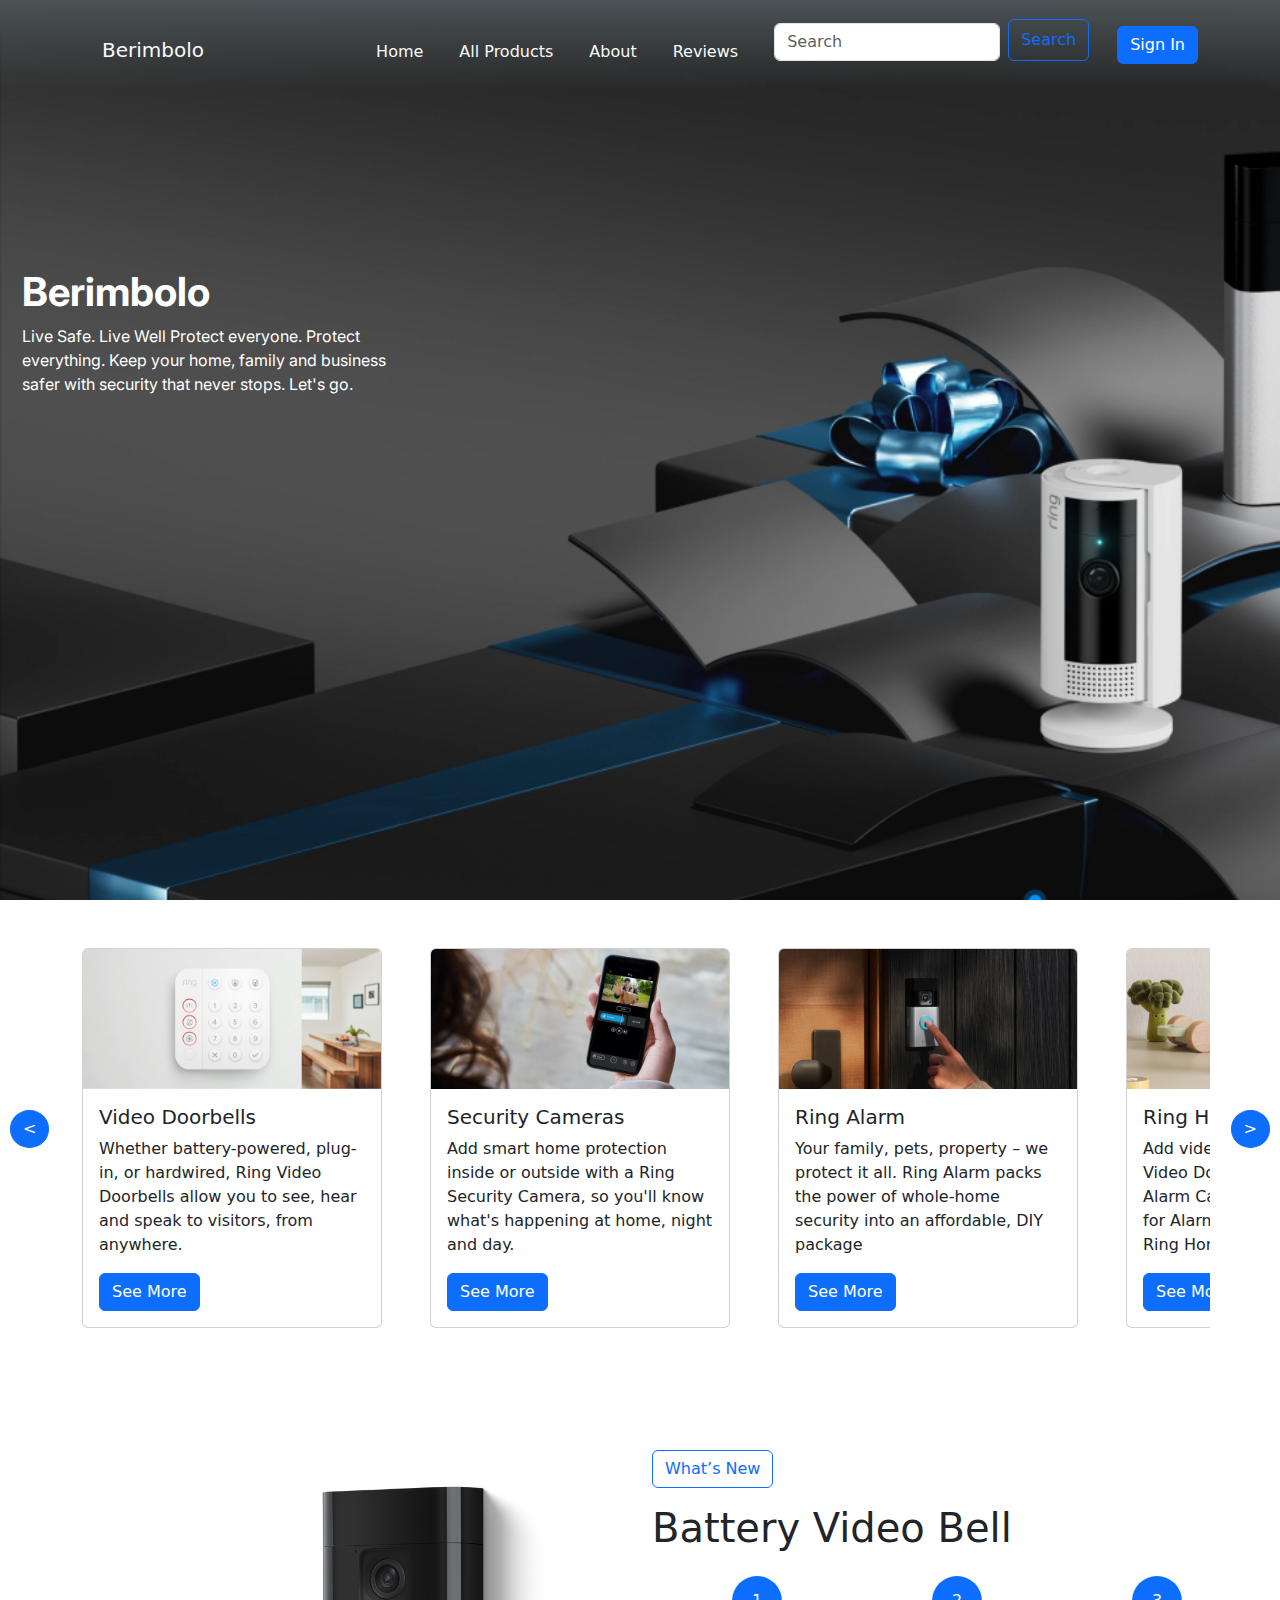
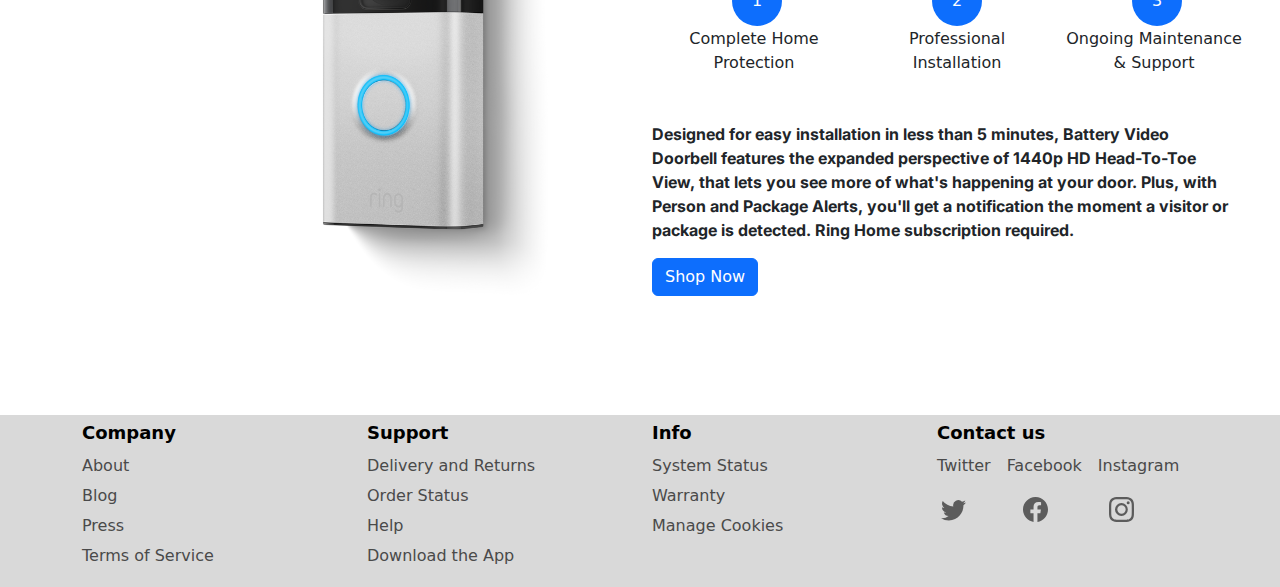
<file: index.html>
<!DOCTYPE html>
<html lang="en">

<head>
    <meta charset="UTF-8">
    <meta name="viewport" content="width=device-width, initial-scale=1.0">
    <link href='https://fonts.googleapis.com/css?family=Inter' rel='stylesheet'>
    <link rel="stylesheet" href="css/bootstrap.min.css">
    <link rel="stylesheet" href="css/style.css">
    <title>Document</title>
</head>

<body>
    <header class="">
        <nav class="navbar navbar-expand-lg  ">
            <div class="container">
                <a class="navbar-brand text-light" href="/index.html">Berimbolo</a>
                <button class="navbar-toggler" type="button" data-bs-toggle="collapse"
                    data-bs-target="#navbarSupportedContent" aria-controls="navbarSupportedContent"
                    aria-expanded="false" aria-label="Toggle navigation">
                    <span class="navbar-toggler-icon"></span>
                </button>
                <div class="collapse navbar-collapse item" id="navbarSupportedContent">
                    <ul class="navbar-nav m-auto mb-2 mb-lg-0">
                        <li class="nav-item">
                            <a class="nav-link active text-light" aria-current="page" href="./index.html">Home</a>
                        </li>
                        <li class="nav-item">
                            <a class="nav-link text-light" href="AllPRoducts.html">All Products</a>
                        </li>
                        <li class="nav-item">
                            <a class="nav-link text-light" href="./About.html">About</a>
                        </li>
                        <li class="nav-item">
                            <a class="nav-link text-light" href="./Reviews.HTML">Reviews</a>
                        </li>
                    </ul>
                    <form class="d-flex" role="search">
                        <input class="form-control mt-1 me-2" type="search" placeholder="Search" aria-label="Search">
                        <button class="btn btn-outline-primary" type="submit">Search</button>
                    </form>
                    <!-- Button trigger modal -->
                    <a href="/SignIn.Html">
                    <button type="button" class="btn btn-primary  my-2 ms-md-2"
                        >
                        Sign In
                    </button>
                    </a>
                    
                </div>
            </div>
        </nav>
        <div class="container-fluid">

            <div class="row">
                <div class="introduction col-4  " id="ahmed">
                    <h1>Berimbolo</h1>
                    <p>Live Safe. Live Well Protect everyone. Protect everything. Keep your home, family and business
                        safer with security that never stops. Let's go.</p>
                </div>
            </div>
        </div>
    </header>
    <section class="shop">
        <div class="mt-5 ">
            <div class="products d-flex gap-5 container">
                <div class="card" style="width: 18rem;">
                    <img src="./image/1.jpg" class="card-img-top" alt="...">
                    <div class="card-body">
                        <h5 class="card-title">Video Doorbells</h5>
                        <p class="card-text">Whether battery-powered, plug-in, or hardwired, Ring Video Doorbells allow
                            you
                            to see, hear and speak to visitors, from anywhere.</p>
                        <a href="#" class="btn btn-primary">See More</a>
                    </div>
                </div>
                <div class="card" style="width: 18rem;">
                    <img src="./image/2.jpg" class="card-img-top" alt="...">
                    <div class="card-body">
                        <h5 class="card-title">Security Cameras </h5>
                        <p class="card-text">Add smart home protection inside or outside with a Ring Security Camera, so
                            you'll know what's happening at home, night and day.</p>
                        <a href="#" class="btn btn-primary">See More</a>
                    </div>
                </div>
                <div class="card" style="width: 18rem;">
                    <img src="./image/3.jpg" class="card-img-top" alt="...">
                    <div class="card-body">
                        <h5 class="card-title">Ring Alarm</h5>
                        <p class="card-text">Your family, pets, property – we protect it all. Ring Alarm packs the power
                            of
                            whole-home security into an affordable, DIY package</p>
                        <a href="#" class="btn btn-primary">See More</a>
                    </div>
                </div>
                <div class="card" style="width: 18rem;">
                    <img src="./image/4.png" class="card-img-top" alt="...">
                    <div class="card-body">
                        <h5 class="card-title">Ring Home</h5>
                        <p class="card-text">Add video recording for your Video Doorbells and Cameras, Alarm Calls and
                            Cellular Backup for Alarm and much more with a Ring Home Plan.</p>
                        <a href="#" class="btn btn-primary">See More</a>
                    </div>
                </div>
            </div>
        </div>
        </div>

        <button class="left btn btn-primary rounded-circle" onclick="left()"> < </button>
        <button class="right btn btn-primary rounded-circle" onclick="right()"> > </button>
    </section>


    <section class="p-5 new">
        <div class="row">
            <div class="col-md-6">
                <img id="image" src="./image/ring_homepage_new_batteryvideodoorbellpro_1440x960_2x_1_1200x.png" alt="">
            </div>
            <div class="col-md-6">
                <button style="cursor: default;" type="button" class="btn btn-outline-primary">What’s New</button>
                <h1 class="my-3 mb-4">Battery Video Bell</h1>
                <div class="d-flex advantegs justify-content-evenly">
                    <div class="first rounded-circle bg-primary text-center ">
                        <p style="color: white;" class="number">1</p>
                        <p class="paraa">Complete Home Protection</p>
                    </div>
                    <div class="first rounded-circle bg-primary text-center ">
                        <p style="color: white;" class="number">2</p>
                        <p class="paraa2">Professional Installation</p>

                    </div>
                    <div class="first rounded-circle bg-primary text-center  ">
                        <p style="color: white;" class="number">3</p>
                        <p class="paraa">Ongoing Maintenance & Support</p>
                    </div>
                </div>
                <p class="discreption mt-5 pt-5">Designed for easy installation in less than 5 minutes, Battery Video
                    Doorbell
                    features the expanded perspective of 1440p HD Head-To-Toe View, that lets you see more of what's
                    happening at your door. Plus, with Person and Package Alerts, you'll get a notification the moment a
                    visitor or package is detected. Ring Home subscription required.</p>
                <button type="button" class="btn btn-primary">Shop Now</button>

            </div>
        </div>
    </section>
    <footer class="footer mt-auto">
        <div class="container">
            <div class="row">
                <div class="col-md-3">
                    <h5>Company</h5>
                    <ul class="list-unstyled">
                        <li><a href="">About</a></li>
                        <li><a href="">Blog</a></li>
                        <li><a href="">Press</a></li>
                        <li><a href="">Terms of Service</a></li>
                    </ul>
                </div>
                <div class="col-md-3">
                    <h5>Support</h5>
                    <ul class="list-unstyled">
                        <li><a href="">Delivery and Returns</a></li>
                        <li><a href="">Order Status</a></li>
                        <li><a href="">Help</a></li>
                        <li><a href="">Download the App</a></li>
                    </ul>
                </div>
                <div class="col-md-3">
                    <h5>Info</h5>
                    <ul class="list-unstyled">
                        <li><a href="">System Status</a></li>
                        <li><a href="">Warranty</a></li>
                        <li><a href="">Manage Cookies</a></li>
                    </ul>
                </div>
                <div class="col-md-3">
                    <h5>Contact us</h5>
                    <ul class="list-unstyled d-flex gap-3">
                        <li><a href="https://twitter.com/?lang=ar">Twitter</a></li>
                        <li><a href="https://www.facebook.com/">Facebook</a></li>
                        <li><a href="https://www.instagram.com/">Instagram</a></li>
                    </ul>
                    <svg xmlns="http://www.w3.org/2000/svg" width="25" height="25" fill="rgb(92, 92, 92)"
                        class="mx-1 bi bi-twitter" viewBox="0 0 16 16">
                        <path
                            d="M5.026 15c6.038 0 9.341-5.003 9.341-9.334q.002-.211-.006-.422A6.7 6.7 0 0 0 16 3.542a6.7 6.7 0 0 1-1.889.518 3.3 3.3 0 0 0 1.447-1.817 6.5 6.5 0 0 1-2.087.793A3.286 3.286 0 0 0 7.875 6.03a9.32 9.32 0 0 1-6.767-3.429 3.29 3.29 0 0 0 1.018 4.382A3.3 3.3 0 0 1 .64 6.575v.045a3.29 3.29 0 0 0 2.632 3.218 3.2 3.2 0 0 1-.865.115 3 3 0 0 1-.614-.057 3.28 3.28 0 0 0 3.067 2.277A6.6 6.6 0 0 1 .78 13.58a6 6 0 0 1-.78-.045A9.34 9.34 0 0 0 5.026 15" />
                    </svg>
                    <svg xmlns="http://www.w3.org/2000/svg" width="25" height="25" fill="rgb(92, 92, 92)"
                        class="mx-5 bi bi-facebook" viewBox="0 0 16 16">
                        <path
                            d="M16 8.049c0-4.446-3.582-8.05-8-8.05C3.58 0-.002 3.603-.002 8.05c0 4.017 2.926 7.347 6.75 7.951v-5.625h-2.03V8.05H6.75V6.275c0-2.017 1.195-3.131 3.022-3.131.876 0 1.791.157 1.791.157v1.98h-1.009c-.993 0-1.303.621-1.303 1.258v1.51h2.218l-.354 2.326H9.25V16c3.824-.604 6.75-3.934 6.75-7.951" />
                    </svg>
                    <svg xmlns="http://www.w3.org/2000/svg" width="25" height="25" fill="rgb(92, 92, 92)"
                        class="mx-2 bi bi-instagram" viewBox="0 0 16 16">
                        <path
                            d="M8 0C5.829 0 5.556.01 4.703.048 3.85.088 3.269.222 2.76.42a3.9 3.9 0 0 0-1.417.923A3.9 3.9 0 0 0 .42 2.76C.222 3.268.087 3.85.048 4.7.01 5.555 0 5.827 0 8.001c0 2.172.01 2.444.048 3.297.04.852.174 1.433.372 1.942.205.526.478.972.923 1.417.444.445.89.719 1.416.923.51.198 1.09.333 1.942.372C5.555 15.99 5.827 16 8 16s2.444-.01 3.298-.048c.851-.04 1.434-.174 1.943-.372a3.9 3.9 0 0 0 1.416-.923c.445-.445.718-.891.923-1.417.197-.509.332-1.09.372-1.942C15.99 10.445 16 10.173 16 8s-.01-2.445-.048-3.299c-.04-.851-.175-1.433-.372-1.941a3.9 3.9 0 0 0-.923-1.417A3.9 3.9 0 0 0 13.24.42c-.51-.198-1.092-.333-1.943-.372C10.443.01 10.172 0 7.998 0zm-.717 1.442h.718c2.136 0 2.389.007 3.232.046.78.035 1.204.166 1.486.275.373.145.64.319.92.599s.453.546.598.92c.11.281.24.705.275 1.485.039.843.047 1.096.047 3.231s-.008 2.389-.047 3.232c-.035.78-.166 1.203-.275 1.485a2.5 2.5 0 0 1-.599.919c-.28.28-.546.453-.92.598-.28.11-.704.24-1.485.276-.843.038-1.096.047-3.232.047s-2.39-.009-3.233-.047c-.78-.036-1.203-.166-1.485-.276a2.5 2.5 0 0 1-.92-.598 2.5 2.5 0 0 1-.6-.92c-.109-.281-.24-.705-.275-1.485-.038-.843-.046-1.096-.046-3.233s.008-2.388.046-3.231c.036-.78.166-1.204.276-1.486.145-.373.319-.64.599-.92s.546-.453.92-.598c.282-.11.705-.24 1.485-.276.738-.034 1.024-.044 2.515-.045zm4.988 1.328a.96.96 0 1 0 0 1.92.96.96 0 0 0 0-1.92m-4.27 1.122a4.109 4.109 0 1 0 0 8.217 4.109 4.109 0 0 0 0-8.217m0 1.441a2.667 2.667 0 1 1 0 5.334 2.667 2.667 0 0 1 0-5.334" />
                    </svg>
                </div>
            </div>
        </div>
    </footer>


    <script src="./js/bootstrap.min.js"></script>
    <script src="./js/script.js"></script>
</body>

</html>
</file>
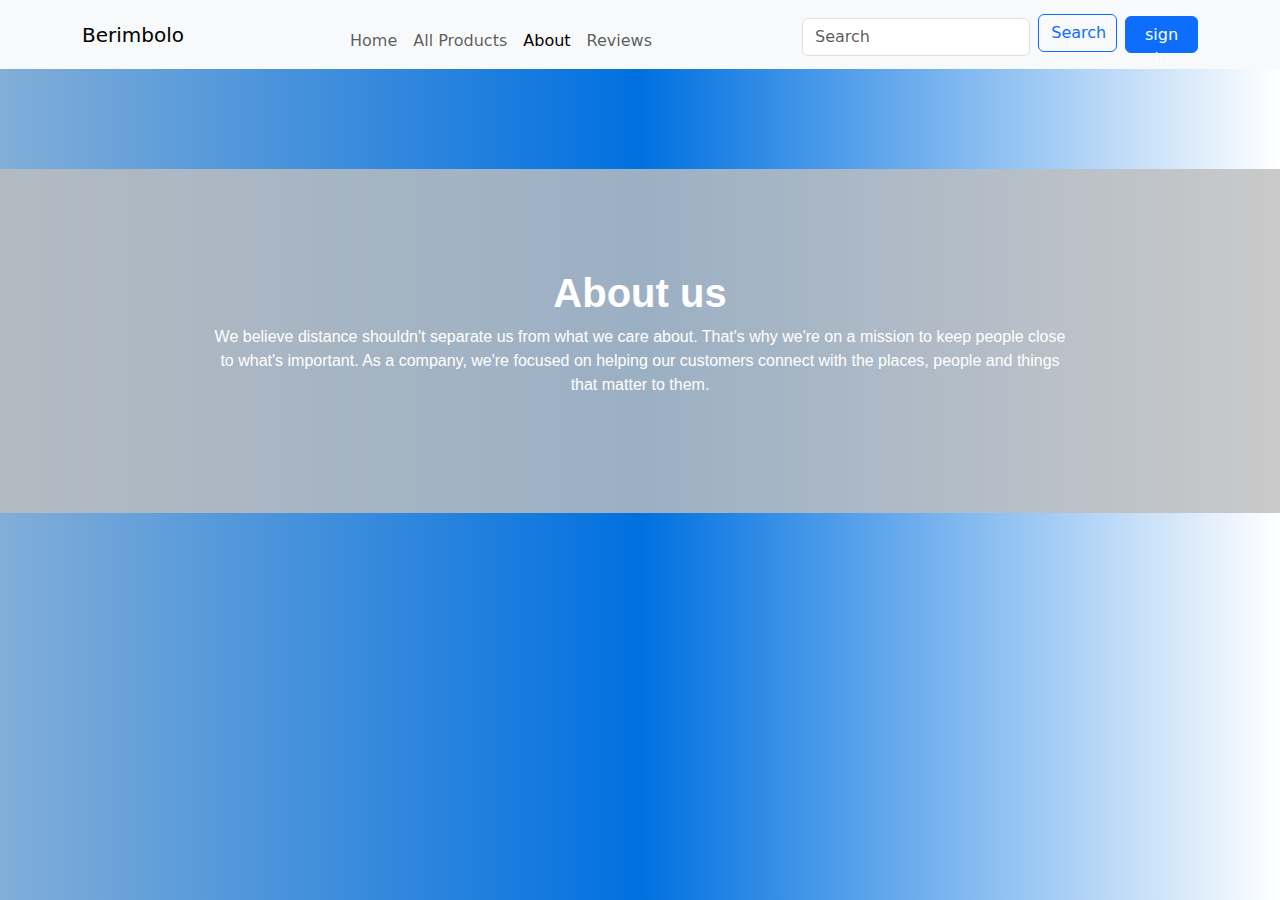
<file: About.html>
<!DOCTYPE html>
<html lang="en">
<head>
    <meta charset="UTF-8">
    <meta name="viewport" content="width=device-width, initial-scale=1.0">
    <title>Document</title>
    <link rel="stylesheet" href="css/bootstrap.min.css">
    <link href='https://fonts.googleapis.com/css?family=Inter' rel='stylesheet'>
</head>
<body>
    <style>
    .sign {
    width: 73px;
    height: 37px;
    }
    section{
        width: 100%;
        text-align: center;
        background-color: rgba(189, 189, 189, 0.822);
        margin-top:100px ;
        color: white;
        font-family: sans-serif;
        padding: 100px;
    }
    section h1 {
        font-family: "arial";
        font-weight: bold;
    }
    section p{
        width: 855px;
    }
    body{
        background:linear-gradient(to right , rgb(130, 174, 216),rgb(0, 112, 224),rgb(255, 255, 255)) ;
    }
    @media (max-width:768px) {
        section p{
            width: 400px;
        }
        
    }
    @media (max-width:425px) {
        section p{
            width: 300px;
            font-size: 15px;
            margin-left: -40px;
        }
        section{
            height: 364px;
        }
        
    }
    @media (max-width:320px) {
        section p{
            width: 281px;
            height: 100px;
            font-size: 13px;
            margin-left: -77px;
        }
        section{
            height: 364px;
        }
        
    }
    </style>
    <nav class="navbar navbar-expand-lg bg-body-tertiary ">
        <div class="container">
            <a class="navbar-brand  ext-light" href="/index.html">Berimbolo</a>
            <button class="navbar-toggler" type="button" data-bs-toggle="collapse"
                data-bs-target="#navbarSupportedContent" aria-controls="navbarSupportedContent"
                aria-expanded="false" aria-label="Toggle navigation">
                <span class="navbar-toggler-icon"></span>
            </button>
            <div class="collapse navbar-collapse item" id="navbarSupportedContent">
                <ul class="navbar-nav m-auto mb-2 mb-lg-0">
                    <li class="nav-item">
                        <a class="nav-link  ext-light" aria-current="page" href="./index.html">Home</a>
                    </li>
                    <li class="nav-item">
                        <a class="nav-link ext-light " href="AllPRoducts.html">All Products</a>
                    </li>
                    <li class="nav-item">
                        <a class="nav-link active ext-light" href="./About.html">About</a>
                    </li>
                    <li class="nav-item">
                        <a class="nav-link  ext-light" href="./Reviews.HTML">Reviews</a>
                    </li>
                </ul>
                <form class="d-flex" role="search">
                    <input class="form-control mt-1 me-2" type="search" placeholder="Search" aria-label="Search">
                    <button class="h-25 w-25  btn btn-outline-primary" type="submit">Search</button>
                </form>
                <!-- Button trigger modal -->
                <a href="/SignIn.Html">
                <button type="button" class="sign btn btn-primary  my-2 ms-md-2"
                    >
                    sign in
                </button>
                </a>
  
                <!-- Modal -->
                <div class="modal fade" id="staticBackdrop" data-bs-backdrop="static" data-bs-keyboard="false"
                    tabindex="-1" aria-labelledby="staticBackdropLabel" aria-hidden="true">
                    <div class="modal-dialog">
                        <div class="modal-content">
                            <div class="modal-header">
                                <h1 class="modal-title text-black" id="staticBackdropLabel">log in</h1>
                                <button type="button" class="btn-close" data-bs-dismiss="modal"
                                    aria-label="Close"></button>
                            </div>
                            <div class="modal-body">
                                <input class="form-control" type="email" placeholder="Enter email">
                                <input class="form-control" type="password" placeholder="enter password">
                            </div>
                            <div class="modal-footer">
                                <button type="button" class="btn btn-secondary"
                                    data-bs-dismiss="modal">Close</button>
                                <button type="button" class="btn btn-primary" data-bs-dismiss="modal">Log
                                    in</button>
                            </div>
                        </div>
                    </div>
                </div>
            </div>
        </div>
    </nav>
    <section>
        <h1>About us</h1>
        <center>
        <p>We believe distance shouldn't separate us from what we care about. That's why we're on a mission to keep people close to what's important. As a company, we're focused on helping our customers connect with the places, people and things that matter to them.</p>
    </center>
    </section>

    <script src="./js/script.js"></script>
    <script src="./js/bootstrap.min.js"></script>
</body>
</html>
</file>
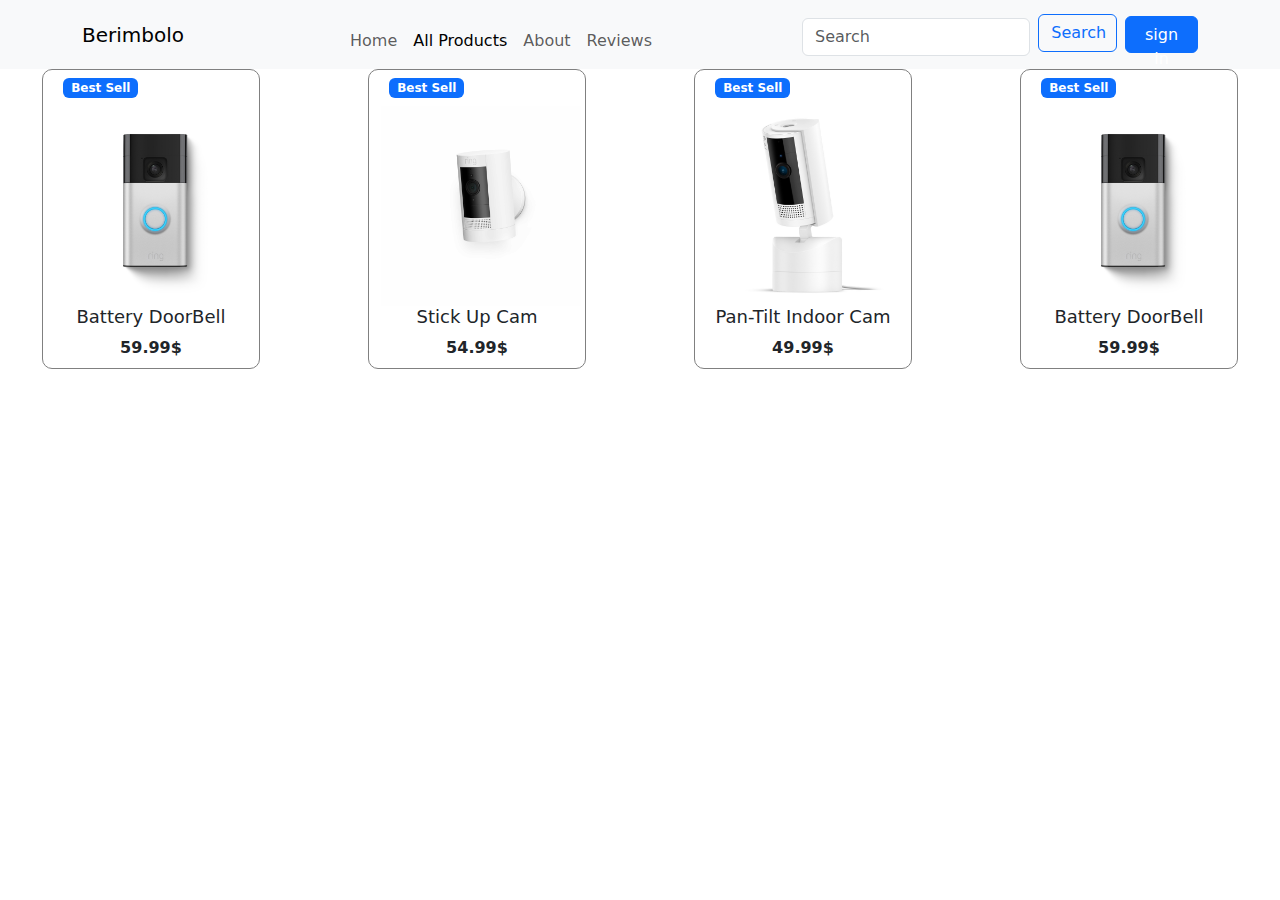
<file: AllPRoducts.html>
<!DOCTYPE html>
<html lang="en">
<head>
    <meta charset="UTF-8">
    <meta name="viewport" content="width=device-width, initial-scale=1.0">
    <title>Document</title>
    <link rel="stylesheet" href="css/bootstrap.min.css">
    <link href='https://fonts.googleapis.com/css?family=Inter' rel='stylesheet'>
</head>
<style>
    section div{
        width: 250px;
        height: 300px;
        border: 1px solid gray;
        border-radius: 10px;
       

    }
    button{
        width: 10px;
        height: 9px;
    }
    p{
        font-weight: bold;
        text-align: center;
    }
    section{
     display: flex;
     justify-content: space-around;   
    }
    h1{
        font-size: large;
        text-align: center;
    }
    img{
        width: 200px;
    }
    .sign {
    width: 73px;
    height: 37px;
    }
</style>
<body>
    <nav class="navbar navbar-expand-lg bg-body-tertiary ">
        <div class="container">
            <a class="navbar-brand  ext-light" href="./index.html">Berimbolo</a>
            <button class="navbar-toggler" type="button" data-bs-toggle="collapse"
                data-bs-target="#navbarSupportedContent" aria-controls="navbarSupportedContent"
                aria-expanded="false" aria-label="Toggle navigation">
                <span class="navbar-toggler-icon"></span>
            </button>
            <div class="collapse navbar-collapse item" id="navbarSupportedContent">
                <ul class="navbar-nav m-auto mb-2 mb-lg-0">
                    <li class="nav-item">
                        <a class="nav-link  ext-light" aria-current="page" href="./index.html">Home</a>
                    </li>
                    <li class="nav-item">
                        <a class="nav-link ext-light active " href="AllPRoducts.html">All Products</a>
                    </li>
                    <li class="nav-item">
                        <a class="nav-link ext-light" href="./About.html">About</a>
                    </li>
                    <li class="nav-item">
                        <a class="nav-link ext-light" href="./Reviews.HTML">Reviews</a>
                    </li>
                </ul>
                <form class="d-flex" role="search">
                    <input class="form-control mt-1 me-2" type="search" placeholder="Search" aria-label="Search">
                    <button class="h-25 w-25  btn btn-outline-primary" type="submit">Search</button>
                </form>
                <!-- Button trigger modal -->
                <a href="/SignIn.Html">
                <button type="button" class="sign btn btn-primary  my-2 ms-md-2"
                    >
                    sign in
                </button>
                </a>

                <!-- Modal -->
                <div class="modal fade" id="staticBackdrop" data-bs-backdrop="static" data-bs-keyboard="false"
                    tabindex="-1" aria-labelledby="staticBackdropLabel" aria-hidden="true">
                    <div class="modal-dialog">
                        <div class="modal-content">
                            <div class="modal-header">
                                <h1 class="modal-title text-black" id="staticBackdropLabel">log in</h1>
                                <button type="button" class="btn-close" data-bs-dismiss="modal"
                                    aria-label="Close"></button>
                            </div>
                            <div class="modal-body">
                                <input class="form-control" type="email" placeholder="Enter email">
                                <input class="form-control" type="password" placeholder="enter password">
                            </div>
                            <div class="modal-footer">
                                <button type="button" class="btn btn-secondary"
                                    data-bs-dismiss="modal">Close</button>
                                <button type="button" class="btn btn-primary" data-bs-dismiss="modal">Log
                                    in</button>
                            </div>
                        </div>
                    </div>
                </div>
            </div>
        </div>
    </nav>
    
    <section class="row">
    <div class="col-sm-6 col-md-2 mx-1">
        <span class="badge text-bg-primary m-2">Best Sell</span>
        <img src="./image/ring_battery_doorbell_satin_nickel_1500x1500.jpg" alt="">
        <h1>Battery DoorBell</h1>
        <p>59.99$</p>
    </div>
    <div class="col-sm-6 col-md-2 mx-1">
        <span class="badge text-bg-primary m-2">Best Sell</span>
        <img src="./image/variant-31968080494681.jpg" alt="">
        <h1>Stick Up Cam</h1>
        <p>54.99$</p>
    </div>
    <div class="col-sm-6 col-md-2 mx-1">
        <span class="badge text-bg-primary m-2">Best Sell</span>
        <img src="./image/ring_pantilt_indoor_cam_white_1500x1500.jpg" alt="">
        <h1>Pan-Tilt Indoor Cam</h1>
        <p>49.99$</p>
    </div>
    <div class="col-sm-6 col-md-2 mx-1">
        <span class="badge text-bg-primary m-2">Best Sell</span>
        <img src="./image/ring_battery_doorbell_satin_nickel_1500x1500.jpg" alt="">
        <h1>Battery DoorBell</h1>
        <p>59.99$</p>
    </div>
    </section>
    <script src="./js/script.js"></script>
    <script src="./js/bootstrap.min.js"></script>
</body>
</html>
</file>
<file: css/style.css>
body {
    overflow-x: hidden;
}

nav h1 {
    font-size: 20px;
    color: white;
    padding-bottom: 20px;
}

nav {
    background: linear-gradient(to top, rgba(46, 46, 46, 0), rgb(75, 83, 86));
}
.item{
    margin-left: 100px;
    margin-bottom: 10px;
}

nav a {
    margin-left: 20px;
    color: white;
    text-decoration: none;
    margin-top: 10px;
}
@media (min-width:412px) and (max-width:413px) {
    header{
        width: 126%;
    }
    footer{
        width: 126%;
    }
    .shop{
        width: 126%;
    }
}

.sign {
    padding: 7px;
    padding-left: 10px;
    padding-right: 10px;
    background-color: rgb(255, 255, 255);
    color: black;
    border-radius: 5px;
}

.sign:hover {
    transform: scale(1.1) !important;
    transition-duration: 0.5s;
    background-color: blue;
    color: white;
}

header {
    background-image: url(../image/ugj.png);
    background-size: cover;
    height: 100vh;
    width: 100%;
}

.introduction {
    margin-top: 500px;
    color: white;
}

#ahmed {
    margin-top: 178px;
    font-family: 'Inter';
    margin-left: 10px;
}

#ahmed h1 {
    font-weight: bold;
}

.card {
    min-width: 300px;
    transition: transform 0.3s ease, box-shadow 0.3s ease;
}

.shop {
    position: relative;
}

.products {
    overflow-x: auto;
}

.products::-webkit-scrollbar {
    height: 0px;
}

.right,
.left {
    position: absolute;
    top: 40%;
}

.right {
    right: 10px;
}

.left {
    left: 10px;
}
.card:hover {
    transform: translateY(-10px); /* Add a lift effect */
    box-shadow: 0 8px 16px rgba(0, 0, 0, 0.2); /* Stronger shadow on hover */
}
.card .btn:hover {
    background-color: #0056b3;
    transform: scale(1.05); /* Slight zoom-in effect on hover */
}
#image {
    width: 700px;
}

section {
    margin-bottom: 50px;
}

.first {
    width: 50px;
    height: 50px;
}

.number {
    padding-top: 13px;
    padding-left: 20px;
    position: absolute;
}

/* .number::before{
    position: absolute;
    content: "Complete Home Protection";
    top: 51px;
    right: -72px;
    width: 188px;
    height: 50px;
} */
.paraa {
    position: relative;
    top: 51px;
    right: 72px;
    width: 188px;
}

.paraa2 {
    position: relative;
    top: 51px;
    right: 55px;
    width: 160px;
}

.advantegs {
    gap: 100px;
    margin-left: 30px;
}

.discreption {
    font-family: "inter";
    font-weight: bold;
    margin-top: 50px;
}

video {
    width: 100%;
    height: 100vh;
}

footer {
    background-color: rgb(217, 217, 217);
    color: white;
}

footer a {
    text-decoration: none;
    color: rgb(74, 74, 74);
    line-height: 30px;
}

footer h5 {
    color: black;
    font-weight: bold;
    font-size: large;
    margin-top: 7px;
}

.search {
    border-radius: 20px;
    border: none;
    padding: 5px;
    margin-left: 10px;
}
/* @media (min-width: 426px) and (max-width: 768px) {
    .new {
        position: relative;
    }
    #image {
        width: 607px;
        position: absolute;
        right: 253px;
        top: 119px;
    }
} */
</file>
